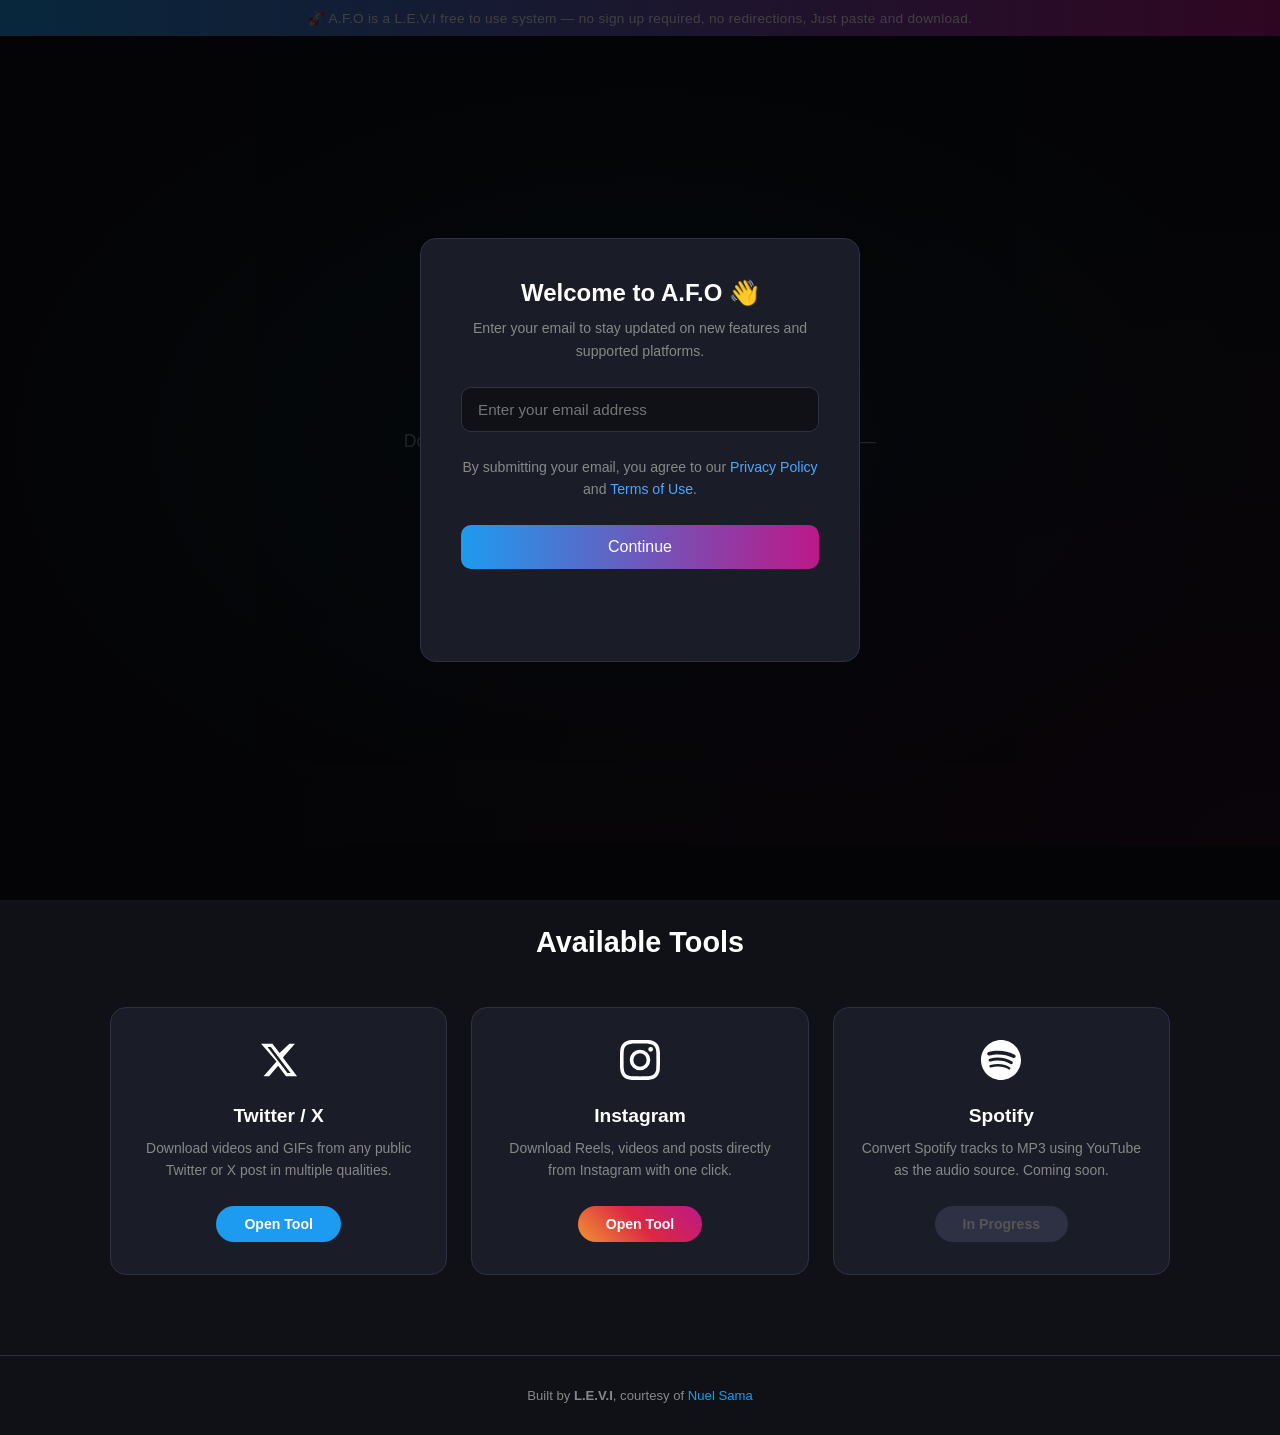
<file: index.html>
<!DOCTYPE html>
<html lang="en">
<head>
  <meta charset="UTF-8" />
  <meta name="viewport" content="width=device-width, initial-scale=1.0"/>
  <title>L.E.V.I - Media Downloader</title>
  <link rel="stylesheet" href="index.css" />
<link rel="icon" type="image/svg+xml" href="data:image/svg+xml,<svg xmlns='http://www.w3.org/2000/svg' viewBox='0 0 100 100'><text y='.9em' font-size='90'>🧠</text></svg>">
</head>
<body>

  <!-- Ad Banner -->
  <div class="ad-banner">
    🚀 A.F.O is a L.E.V.I free to use system — no sign up required, no redirections, Just paste and download.
  </div>

  <!-- Email Popup -->
  <div class="popup-overlay" id="popupOverlay">
    <div class="popup">
      <h2>Welcome to A.F.O 👋</h2>
      <p>Enter your email to stay updated on new features and supported platforms.</p>
      <input type="email" id="emailInput" placeholder="Enter your email address" />

<p class="popup-terms">
  By submitting your email, you agree to our 
  <a href="privacy.html" target="_blank">Privacy Policy</a> 
  and 
  <a href="terms.html" target="_blank">Terms of Use</a>.
</p>

<button id="submitEmail">Continue</button>

<p class="popup-error" id="popupError"></p>
    </div>
  </div>

  <!-- Hero -->
  <header class="hero">
    <div class="hero-content">
      <h1 class="logo">A.F.O</h1>
      <p class="tagline">Download videos and media from your favourite platforms — fast, free and simple.</p>
      <a href="#platforms" class="hero-btn">Explore Tools</a>
    </div>
    <div class="hero-bg"></div>
  </header>

  <!-- Platforms -->
  <section class="platforms" id="platforms">
    <h2 class="section-title">Available Tools</h2>
    <div class="cards">

      <div class="card twitter">
        <div class="card-icon">
  <svg xmlns="http://www.w3.org/2000/svg" viewBox="0 0 24 24" fill="white" width="40" height="40">
    <path d="M18.244 2.25h3.308l-7.227 8.26 8.502 11.24H16.17l-4.714-6.231-5.401 6.231H2.744l7.736-8.859L1.254 2.25H8.08l4.253 5.622 5.911-5.622zm-1.161 17.52h1.833L7.084 4.126H5.117z"/>
  </svg>
        </div>
        <h3>Twitter / X</h3>
        <p>Download videos and GIFs from any public Twitter or X post in multiple qualities.</p>
        <a href="X.html" class="card-btn">Open Tool</a>
      </div>

      <div class="card instagram">
        <div class="card-icon">
  <svg xmlns="http://www.w3.org/2000/svg" viewBox="0 0 24 24" fill="white" width="40" height="40">
    <path d="M12 2.163c3.204 0 3.584.012 4.85.07 3.252.148 4.771 1.691 4.919 4.919.058 1.265.069 1.645.069 4.849 0 3.205-.012 3.584-.069 4.849-.149 3.225-1.664 4.771-4.919 4.919-1.266.058-1.644.07-4.85.07-3.204 0-3.584-.012-4.849-.07-3.26-.149-4.771-1.699-4.919-4.92-.058-1.265-.07-1.644-.07-4.849 0-3.204.013-3.583.07-4.849.149-3.227 1.664-4.771 4.919-4.919 1.266-.057 1.645-.069 4.849-.069zM12 0C8.741 0 8.333.014 7.053.072 2.695.272.273 2.69.073 7.052.014 8.333 0 8.741 0 12c0 3.259.014 3.668.072 4.948.2 4.358 2.618 6.78 6.98 6.98C8.333 23.986 8.741 24 12 24c3.259 0 3.668-.014 4.948-.072 4.354-.2 6.782-2.618 6.979-6.98.059-1.28.073-1.689.073-4.948 0-3.259-.014-3.667-.072-4.947-.196-4.354-2.617-6.78-6.979-6.98C15.668.014 15.259 0 12 0zm0 5.838a6.162 6.162 0 100 12.324 6.162 6.162 0 000-12.324zM12 16a4 4 0 110-8 4 4 0 010 8zm6.406-11.845a1.44 1.44 0 100 2.881 1.44 1.44 0 000-2.881z"/>
  </svg>
        </div>
        <h3>Instagram</h3>
        <p>Download Reels, videos and posts directly from Instagram with one click.</p>
        <a href="ig.html" class="card-btn">Open Tool</a>
      </div>

      <div class="card spotify">
        <div class="card-icon">
  <svg xmlns="http://www.w3.org/2000/svg" viewBox="0 0 24 24" fill="white" width="40" height="40">
    <path d="M12 0C5.4 0 0 5.4 0 12s5.4 12 12 12 12-5.4 12-12S18.66 0 12 0zm5.521 17.34c-.24.359-.66.48-1.021.24-2.82-1.74-6.36-2.101-10.561-1.141-.418.122-.779-.179-.899-.539-.12-.421.18-.78.54-.9 4.56-1.021 8.52-.6 11.64 1.32.42.18.479.659.301 1.02zm1.44-3.3c-.301.42-.841.6-1.262.3-3.239-1.98-8.159-2.58-11.939-1.38-.479.12-1.02-.12-1.14-.6-.12-.48.12-1.021.6-1.141C9.6 9.9 15 10.561 18.72 12.84c.361.181.54.78.241 1.2zm.12-3.36C15.24 8.4 8.82 8.16 5.16 9.301c-.6.179-1.2-.181-1.38-.721-.18-.601.18-1.2.72-1.381 4.26-1.26 11.28-1.02 15.721 1.621.539.3.719 1.02.419 1.56-.299.421-1.02.599-1.559.3z"/>
  </svg>
        </div>
        <h3>Spotify</h3>
        <p>Convert Spotify tracks to MP3 using YouTube as the audio source. Coming soon.</p>
        <span class="card-btn disabled">In Progress</span>
      </div>

    </div>
  </section>

  <!-- Footer -->
  <footer class="footer">
    <p>Built by <strong>L.E.V.I</strong>, courtesy of <a href="https://x.com/Nostalgic_Nuel" target="_blank">Nuel Sama</a></p>
  </footer>

  <script src="index.js"></script>
</body>
</html>
</file>
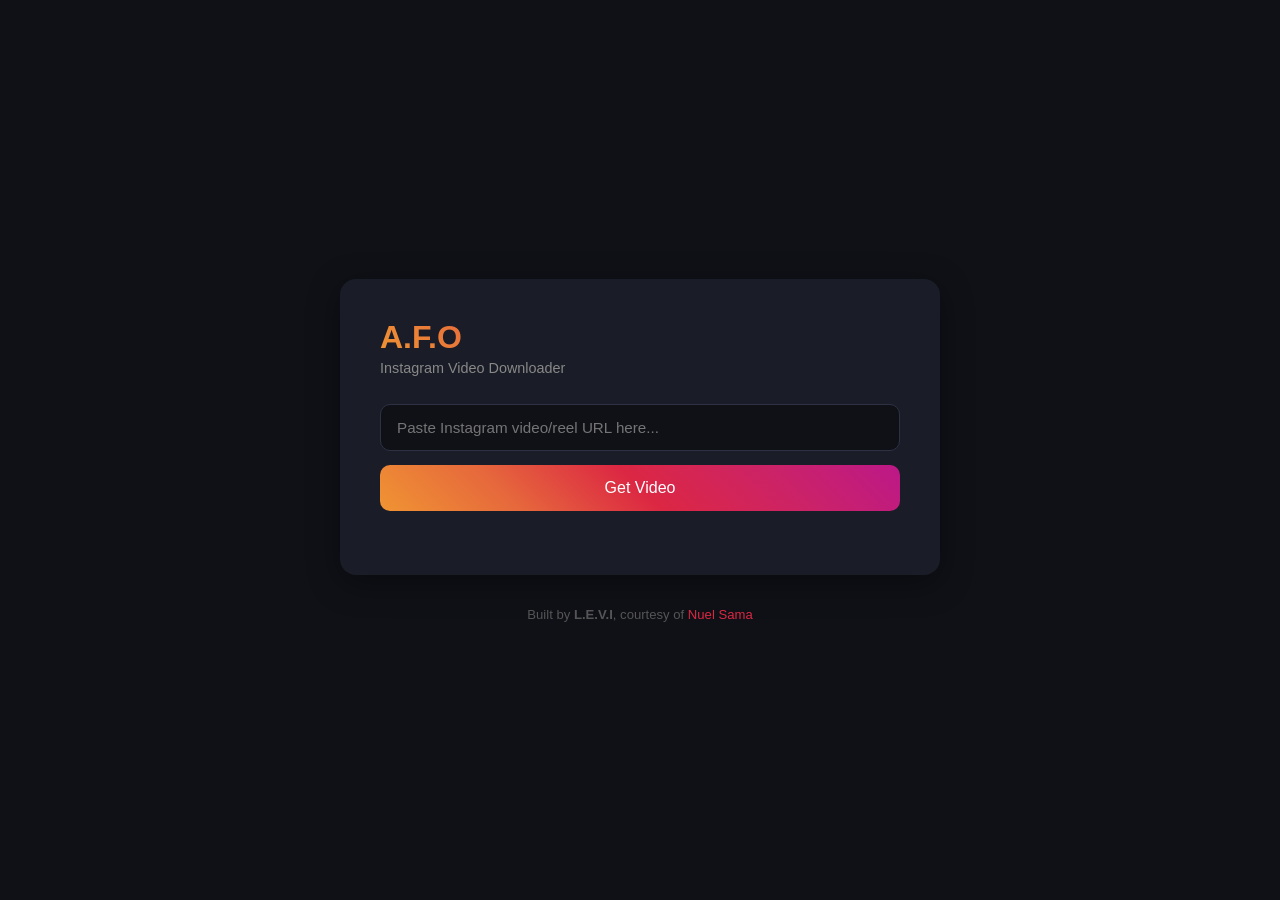
<file: ig.html>
<!DOCTYPE html>
<html lang="en">
<head>
  <meta charset="UTF-8" />
  <meta name="viewport" content="width=device-width, initial-scale=1.0"/>
  <title>L.E.V.I - Instagram Downloader</title>
  <link rel="stylesheet" href="ig.css" />
</head>
<body>

  <div class="container">
    <h1>A.F.O</h1>
    <p class="subtitle">Instagram Video Downloader</p>

    <input type="text" id="igUrl" placeholder="Paste Instagram video/reel URL here..." />
    <button id="fetchBtn">Get Video</button>

    <div id="results"></div>

    
  </div>

  <footer>
    Built by <strong>L.E.V.I</strong>, courtesy of <a href="https://x.com/Nostalgic_Nuel" target="_blank">Nuel Sama</a>
  </footer>

  <script src="ig.js"></script>
</body>
</html>
</file>
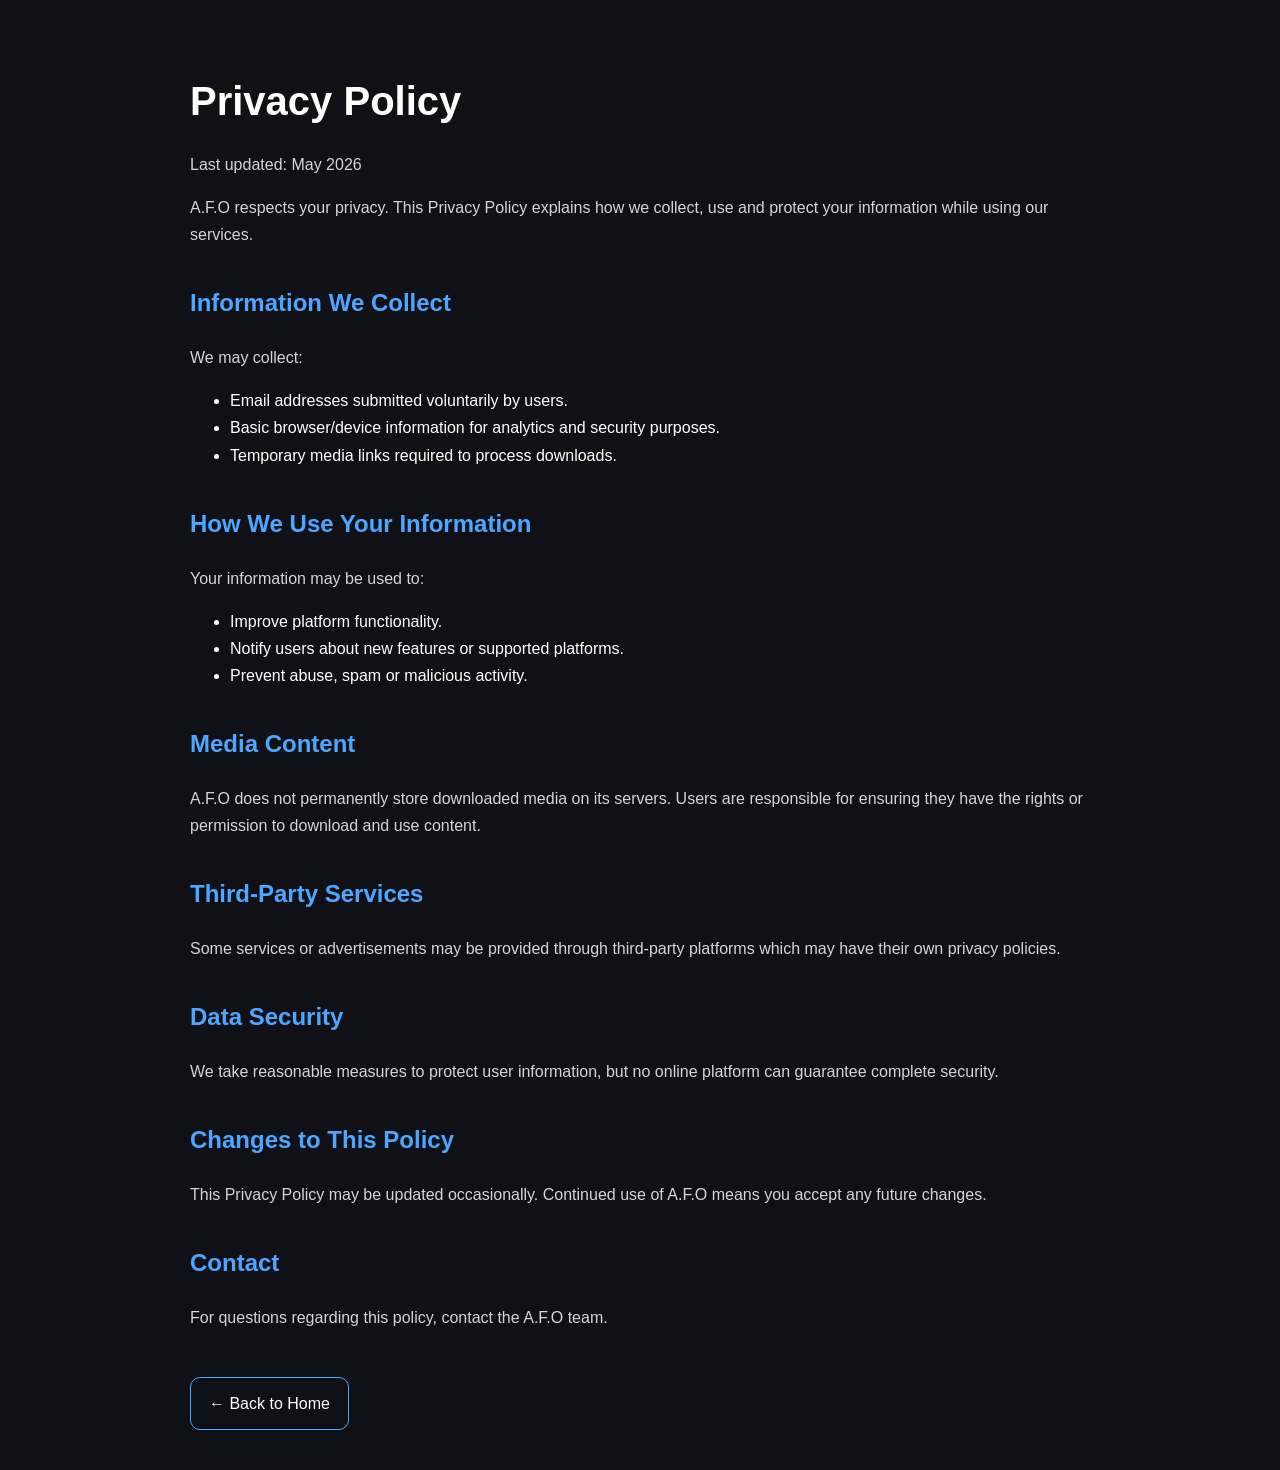
<file: privacy.html>
<!DOCTYPE html>
<html lang="en">
<head>
  <meta charset="UTF-8" />
  <meta name="viewport" content="width=device-width, initial-scale=1.0"/>
  <title>A.F.O - Privacy Policy</title>

  <style>
    body{
      font-family: Arial, sans-serif;
      background:#0f1117;
      color:white;
      margin:0;
      line-height:1.7;
    }

    .container{
      max-width:900px;
      margin:auto;
      padding:40px 20px;
    }

    h1{
      font-size:2.5rem;
      margin-bottom:10px;
    }

    h2{
      margin-top:35px;
      color:#4da6ff;
    }

    p{
      color:#d5d5d5;
    }

    a{
      color:#4da6ff;
    }

    .back{
      display:inline-block;
      margin-top:30px;
      text-decoration:none;
      color:white;
      padding:12px 18px;
      border:1px solid #4da6ff;
      border-radius:10px;
    }

    .back:hover{
      background:#4da6ff;
    }
  </style>
</head>
<body>

  <div class="container">

    <h1>Privacy Policy</h1>
    <p>Last updated: May 2026</p>

    <p>
      A.F.O respects your privacy. This Privacy Policy explains how we collect, use and protect your information while using our services.
    </p>

    <h2>Information We Collect</h2>

    <p>
      We may collect:
    </p>

    <ul>
      <li>Email addresses submitted voluntarily by users.</li>
      <li>Basic browser/device information for analytics and security purposes.</li>
      <li>Temporary media links required to process downloads.</li>
    </ul>

    <h2>How We Use Your Information</h2>

    <p>
      Your information may be used to:
    </p>

    <ul>
      <li>Improve platform functionality.</li>
      <li>Notify users about new features or supported platforms.</li>
      <li>Prevent abuse, spam or malicious activity.</li>
    </ul>

    <h2>Media Content</h2>

    <p>
      A.F.O does not permanently store downloaded media on its servers. Users are responsible for ensuring they have the rights or permission to download and use content.
    </p>

    <h2>Third-Party Services</h2>

    <p>
      Some services or advertisements may be provided through third-party platforms which may have their own privacy policies.
    </p>

    <h2>Data Security</h2>

    <p>
      We take reasonable measures to protect user information, but no online platform can guarantee complete security.
    </p>

    <h2>Changes to This Policy</h2>

    <p>
      This Privacy Policy may be updated occasionally. Continued use of A.F.O means you accept any future changes.
    </p>

    <h2>Contact</h2>

    <p>
      For questions regarding this policy, contact the A.F.O team.
    </p>

    <a href="index.html" class="back">← Back to Home</a>

  </div>

</body>
</html>
</file>
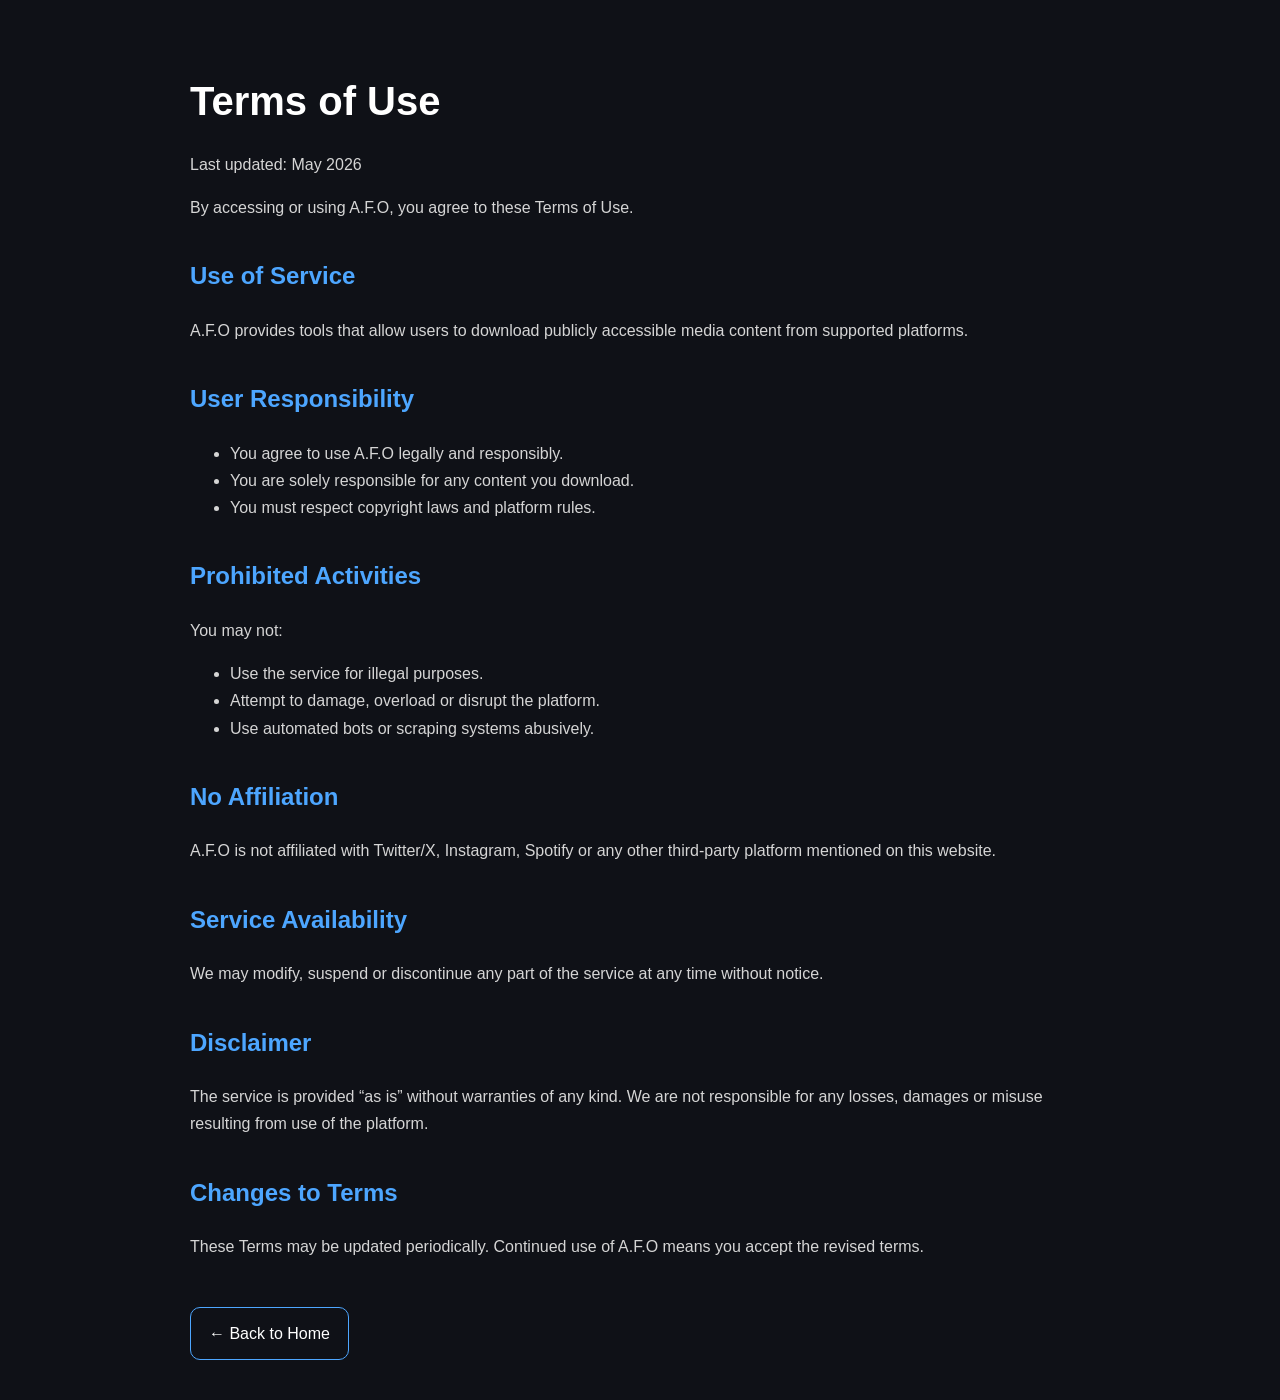
<file: terms.html>
<!DOCTYPE html>
<html lang="en">
<head>
  <meta charset="UTF-8" />
  <meta name="viewport" content="width=device-width, initial-scale=1.0"/>
  <title>A.F.O - Terms of Use</title>

  <style>
    body{
      font-family: Arial, sans-serif;
      background:#0f1117;
      color:white;
      margin:0;
      line-height:1.7;
    }

    .container{
      max-width:900px;
      margin:auto;
      padding:40px 20px;
    }

    h1{
      font-size:2.5rem;
      margin-bottom:10px;
    }

    h2{
      margin-top:35px;
      color:#4da6ff;
    }

    p{
      color:#d5d5d5;
    }

    ul{
      color:#d5d5d5;
    }

    .back{
      display:inline-block;
      margin-top:30px;
      text-decoration:none;
      color:white;
      padding:12px 18px;
      border:1px solid #4da6ff;
      border-radius:10px;
    }

    .back:hover{
      background:#4da6ff;
    }
  </style>
</head>
<body>

  <div class="container">

    <h1>Terms of Use</h1>
    <p>Last updated: May 2026</p>

    <p>
      By accessing or using A.F.O, you agree to these Terms of Use.
    </p>

    <h2>Use of Service</h2>

    <p>
      A.F.O provides tools that allow users to download publicly accessible media content from supported platforms.
    </p>

    <h2>User Responsibility</h2>

    <ul>
      <li>You agree to use A.F.O legally and responsibly.</li>
      <li>You are solely responsible for any content you download.</li>
      <li>You must respect copyright laws and platform rules.</li>
    </ul>

    <h2>Prohibited Activities</h2>

    <p>You may not:</p>

    <ul>
      <li>Use the service for illegal purposes.</li>
      <li>Attempt to damage, overload or disrupt the platform.</li>
      <li>Use automated bots or scraping systems abusively.</li>
    </ul>

    <h2>No Affiliation</h2>

    <p>
      A.F.O is not affiliated with Twitter/X, Instagram, Spotify or any other third-party platform mentioned on this website.
    </p>

    <h2>Service Availability</h2>

    <p>
      We may modify, suspend or discontinue any part of the service at any time without notice.
    </p>

    <h2>Disclaimer</h2>

    <p>
      The service is provided “as is” without warranties of any kind. We are not responsible for any losses, damages or misuse resulting from use of the platform.
    </p>

    <h2>Changes to Terms</h2>

    <p>
      These Terms may be updated periodically. Continued use of A.F.O means you accept the revised terms.
    </p>

    <a href="index.html" class="back">← Back to Home</a>

  </div>

</body>
</html>
</file>
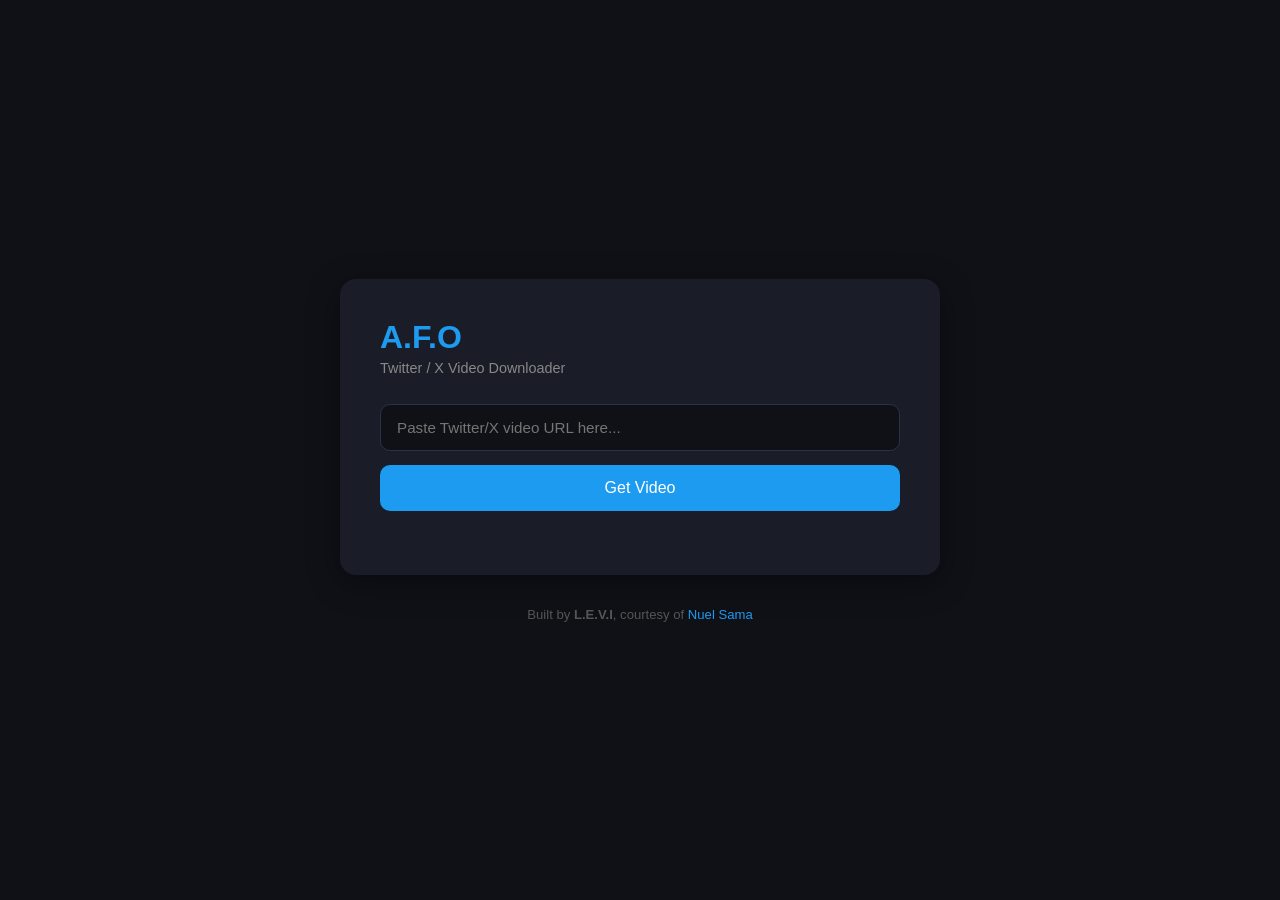
<file: X.html>
<!DOCTYPE html>
<html lang="en">
<head>
  <meta charset="UTF-8" />
  <meta name="viewport" content="width=device-width, initial-scale=1.0"/>
  <title>L.E.V.I - Twitter Video Downloader</title>
  <link rel="stylesheet" href="style.css" />
</head>
<body>

  <div class="container">
    <h1>A.F.O</h1>
    <p class="subtitle">Twitter / X Video Downloader</p>

    <input type="text" id="tweetUrl" placeholder="Paste Twitter/X video URL here..." />
    <button id="fetchBtn">Get Video</button>

    <div id="results"></div>

    
  </div>

  <footer>
    Built by <strong>L.E.V.I</strong>, courtesy of <a href="https://x.com/Nostalgic_Nuel" target="_blank">Nuel Sama</a>
  </footer>

  <script src="script.js"></script>
</body>
</html>
</file>
<file: index.css>
*, *::before, *::after {
  margin: 0;
  padding: 0;
  box-sizing: border-box;
}

:root {
  --twitter: #1d9bf0;
  --instagram: #dc2743;
  --spotify: #1db954;
  --dark: #0f1117;
  --card-bg: #1a1d27;
  --border: #2e3144;
  --text: #e1e1e1;
  --muted: #888;
}

html {
  scroll-behavior: smooth;
}

body {
  font-family: 'Segoe UI', sans-serif;
  background: var(--dark);
  color: var(--text);
  overflow-x: hidden;
}

/* Ad Banner */
.ad-banner {
  width: 100%;
  background: linear-gradient(90deg, #1d9bf0, #bc1888);
  color: #fff;
  text-align: center;
  padding: 10px 20px;
  font-size: 0.85rem;
  font-weight: 500;
  letter-spacing: 0.3px;
  animation: slideDown 0.6s ease forwards;
}

@keyframes slideDown {
  from { transform: translateY(-100%); opacity: 0; }
  to { transform: translateY(0); opacity: 1; }
}

/* Popup */
.popup-overlay {
  position: fixed;
  inset: 0;
  background: rgba(0, 0, 0, 0.75);
  display: flex;
  align-items: center;
  justify-content: center;
  z-index: 1000;
  animation: fadeIn 0.4s ease forwards;
}

.popup-overlay.hidden {
  display: none;
}

.popup {
  background: var(--card-bg);
  border: 1px solid var(--border);
  border-radius: 16px;
  padding: 40px;
  max-width: 440px;
  width: 90%;
  text-align: center;
  animation: popUp 0.4s cubic-bezier(0.175, 0.885, 0.32, 1.275) forwards;
}
.popup-terms{
  font-size: 0.85rem;
  color: #bdbdbd;
  margin: 12px 0;
  line-height: 1.5;
  text-align: center;
}

.popup-terms a{
  color: #4da6ff;
  text-decoration: none;
}

.popup-terms a:hover{
  text-decoration: underline;
}
@keyframes popUp {
  from { transform: scale(0.85); opacity: 0; }
  to { transform: scale(1); opacity: 1; }
}

@keyframes fadeIn {
  from { opacity: 0; }
  to { opacity: 1; }
}

.popup h2 {
  font-size: 1.5rem;
  margin-bottom: 10px;
  color: #fff;
}

.popup p {
  font-size: 0.88rem;
  color: var(--muted);
  margin-bottom: 24px;
  line-height: 1.6;
}

.popup input[type="email"] {
  width: 100%;
  padding: 13px 16px;
  border-radius: 10px;
  border: 1px solid var(--border);
  background: var(--dark);
  color: #fff;
  font-size: 0.95rem;
  outline: none;
  margin-bottom: 12px;
  transition: border 0.2s;
}

.popup input[type="email"]:focus {
  border-color: var(--twitter);
}

.popup button {
  width: 100%;
  padding: 13px;
  background: linear-gradient(90deg, #1d9bf0, #bc1888);
  color: #fff;
  border: none;
  border-radius: 10px;
  font-size: 1rem;
  cursor: pointer;
  transition: opacity 0.2s;
}

.popup button:hover {
  opacity: 0.9;
}

.popup-error {
  color: #ff4d4d;
  font-size: 0.82rem;
  margin-top: 10px;
  min-height: 18px;
}

/* Hero */
.hero {
  position: relative;
  min-height: 90vh;
  display: flex;
  align-items: center;
  justify-content: center;
  text-align: center;
  padding: 60px 20px;
  overflow: hidden;
}

.hero-bg {
  position: absolute;
  inset: 0;
  background: radial-gradient(ellipse at center, #1d9bf020 0%, transparent 70%),
              radial-gradient(ellipse at bottom right, #bc188820 0%, transparent 60%);
  z-index: 0;
  animation: pulse 6s ease-in-out infinite;
}

@keyframes pulse {
  0%, 100% { opacity: 0.6; }
  50% { opacity: 1; }
}

.hero-content {
  position: relative;
  z-index: 1;
}

.logo {
  font-size: 5rem;
  font-weight: 800;
  background: linear-gradient(90deg, #1d9bf0, #bc1888);
  -webkit-background-clip: text;
  -webkit-text-fill-color: transparent;
  animation: fadeUp 0.8s ease forwards;
  letter-spacing: 4px;
}

.tagline {
  font-size: 1.1rem;
  color: var(--muted);
  max-width: 500px;
  margin: 16px auto 32px;
  line-height: 1.7;
  animation: fadeUp 0.8s ease 0.2s both;
}

.hero-btn {
  display: inline-block;
  padding: 14px 36px;
  background: linear-gradient(90deg, #1d9bf0, #bc1888);
  color: #fff;
  border-radius: 50px;
  text-decoration: none;
  font-size: 0.95rem;
  font-weight: 600;
  animation: fadeUp 0.8s ease 0.4s both;
  transition: transform 0.2s, box-shadow 0.2s;
  box-shadow: 0 4px 24px rgba(29, 155, 240, 0.3);
}

.hero-btn:hover {
  transform: translateY(-2px);
  box-shadow: 0 8px 32px rgba(29, 155, 240, 0.5);
}

@keyframes fadeUp {
  from { transform: translateY(30px); opacity: 0; }
  to { transform: translateY(0); opacity: 1; }
}

/* Platforms */
.platforms {
  padding: 80px 20px;
  max-width: 1100px;
  margin: 0 auto;
}

.section-title {
  text-align: center;
  font-size: 1.8rem;
  font-weight: 700;
  margin-bottom: 48px;
  color: #fff;
  animation: fadeUp 0.6s ease forwards;
}

.cards {
  display: grid;
  grid-template-columns: repeat(auto-fit, minmax(280px, 1fr));
  gap: 24px;
}

.card {
  background: var(--card-bg);
  border: 1px solid var(--border);
  border-radius: 16px;
  padding: 32px 28px;
  text-align: center;
  transition: transform 0.3s, box-shadow 0.3s;
  animation: fadeUp 0.6s ease both;
}

.card:hover {
  transform: translateY(-6px);
}

.card.twitter:hover {
  box-shadow: 0 12px 40px rgba(29, 155, 240, 0.2);
  border-color: var(--twitter);
}

.card.instagram:hover {
  box-shadow: 0 12px 40px rgba(220, 39, 67, 0.2);
  border-color: var(--instagram);
}

.card.spotify:hover {
  box-shadow: 0 12px 40px rgba(29, 185, 84, 0.2);
  border-color: var(--spotify);
}

.card-icon {
  font-size: 2.5rem;
  margin-bottom: 16px;
}

.card h3 {
  font-size: 1.2rem;
  font-weight: 700;
  margin-bottom: 10px;
  color: #fff;
}

.card p {
  font-size: 0.87rem;
  color: var(--muted);
  line-height: 1.6;
  margin-bottom: 24px;
}

.card-btn {
  display: inline-block;
  padding: 10px 28px;
  border-radius: 50px;
  text-decoration: none;
  font-size: 0.88rem;
  font-weight: 600;
  transition: opacity 0.2s, transform 0.2s;
}

.card-btn:hover {
  opacity: 0.85;
  transform: scale(1.04);
}

.twitter .card-btn {
  background: var(--twitter);
  color: #fff;
}

.instagram .card-btn {
  background: linear-gradient(45deg, #f09433, #dc2743, #bc1888);
  color: #fff;
}

.spotify .card-btn {
  background: var(--spotify);
  color: #fff;
}

.card-btn.disabled {
  background: #2e3144;
  color: #555;
  cursor: not-allowed;
  pointer-events: none;
}

/* Footer */
.footer {
  text-align: center;
  padding: 32px 20px;
  font-size: 0.82rem;
  color: var(--muted);
  border-top: 1px solid var(--border);
}

.footer a {
  color: var(--twitter);
  text-decoration: none;
}

.footer a:hover {
  text-decoration: underline;
      }
</file>
<file: ig.css>
* {
  margin: 0;
  padding: 0;
  box-sizing: border-box;
}

body {
  font-family: 'Segoe UI', sans-serif;
  background: #0f1117;
  color: #e1e1e1;
  min-height: 100vh;
  display: flex;
  flex-direction: column;
  align-items: center;
  justify-content: center;
  padding: 20px;
}

.container {
  background: #1a1d27;
  border-radius: 16px;
  padding: 40px;
  width: 100%;
  max-width: 600px;
  box-shadow: 0 8px 32px rgba(0,0,0,0.4);
}

h1 {
  font-size: 2rem;
  background: linear-gradient(45deg, #f09433, #e6683c, #dc2743, #cc2366, #bc1888);
  -webkit-background-clip: text;
  -webkit-text-fill-color: transparent;
  margin-bottom: 4px;
}

p.subtitle {
  font-size: 0.9rem;
  color: #888;
  margin-bottom: 28px;
}

input[type="text"] {
  width: 100%;
  padding: 14px 16px;
  border-radius: 10px;
  border: 1px solid #2e3144;
  background: #0f1117;
  color: #fff;
  font-size: 0.95rem;
  outline: none;
  transition: border 0.2s;
}

input[type="text"]:focus {
  border-color: #dc2743;
}

button#fetchBtn {
  margin-top: 14px;
  width: 100%;
  padding: 14px;
  background: linear-gradient(45deg, #f09433, #e6683c, #dc2743, #cc2366, #bc1888);
  color: #fff;
  border: none;
  border-radius: 10px;
  font-size: 1rem;
  cursor: pointer;
  transition: opacity 0.2s;
}

button#fetchBtn:hover {
  opacity: 0.9;
}

#results {
  margin-top: 24px;
}

.video-card {
  background: #0f1117;
  border: 1px solid #2e3144;
  border-radius: 10px;
  overflow: hidden;
  margin-bottom: 16px;
}

.video-card img {
  width: 100%;
  height: 200px;
  object-fit: cover;
}

.video-card .caption {
  padding: 12px;
  font-size: 0.82rem;
  color: #888;
  white-space: nowrap;
  overflow: hidden;
  text-overflow: ellipsis;
}

.download-btn {
  display: block;
  margin-top: 14px;
  width: 100%;
  padding: 12px;
  background: linear-gradient(45deg, #f09433, #e6683c, #dc2743, #cc2366, #bc1888);
  color: #fff;
  border: none;
  border-radius: 10px;
  font-size: 0.95rem;
  cursor: pointer;
  text-align: center;
  text-decoration: none;
  transition: opacity 0.2s;
}

.download-btn:hover {
  opacity: 0.9;
}

.error {
  color: #ff4d4d;
  font-size: 0.9rem;
  margin-top: 12px;
}

#history {
  margin-top: 36px;
  border-top: 1px solid #2e3144;
  padding-top: 20px;
}

#history h3 {
  font-size: 1rem;
  color: #888;
  margin-bottom: 12px;
}

#historyList {
  list-style: none;
  padding: 0;
}

#historyList li {
  font-size: 0.8rem;
  color: #555;
  padding: 6px 0;
  border-bottom: 1px solid #1e2130;
  word-break: break-all;
}

footer {
  margin-top: 32px;
  font-size: 0.82rem;
  color: #555;
  text-align: center;
}

footer a {
  color: #dc2743;
  text-decoration: none;
}

footer a:hover {
  text-decoration: underline;
  }
</file>
<file: style.css>
* {
  margin: 0;
  padding: 0;
  box-sizing: border-box;
}

body {
  font-family: 'Segoe UI', sans-serif;
  background: #0f1117;
  color: #e1e1e1;
  min-height: 100vh;
  display: flex;
  flex-direction: column;
  align-items: center;
  justify-content: center;
  padding: 20px;
}

.container {
  background: #1a1d27;
  border-radius: 16px;
  padding: 40px;
  width: 100%;
  max-width: 600px;
  box-shadow: 0 8px 32px rgba(0,0,0,0.4);
}

h1 {
  font-size: 2rem;
  color: #1d9bf0;
  margin-bottom: 4px;
}

p.subtitle {
  font-size: 0.9rem;
  color: #888;
  margin-bottom: 28px;
}

input[type="text"] {
  width: 100%;
  padding: 14px 16px;
  border-radius: 10px;
  border: 1px solid #2e3144;
  background: #0f1117;
  color: #fff;
  font-size: 0.95rem;
  outline: none;
  transition: border 0.2s;
}

input[type="text"]:focus {
  border-color: #1d9bf0;
}

button#fetchBtn {
  margin-top: 14px;
  width: 100%;
  padding: 14px;
  background: #1d9bf0;
  color: #fff;
  border: none;
  border-radius: 10px;
  font-size: 1rem;
  cursor: pointer;
  transition: background 0.2s;
}

button#fetchBtn:hover {
  background: #1a8cd8;
}

#results {
  margin-top: 24px;
}

.video-option {
  background: #0f1117;
  border: 1px solid #2e3144;
  border-radius: 10px;
  padding: 14px 16px;
  margin-bottom: 10px;
  display: flex;
  justify-content: space-between;
  align-items: center;
}

.video-option span {
  font-size: 0.9rem;
  color: #aaa;
}

.video-option a {
  background: #1d9bf0;
  color: #fff;
  padding: 8px 16px;
  border-radius: 8px;
  text-decoration: none;
  font-size: 0.85rem;
  transition: background 0.2s;
}

.video-option a:hover {
  background: #1a8cd8;
}

.error {
  color: #ff4d4d;
  font-size: 0.9rem;
  margin-top: 12px;
}

#history {
  margin-top: 36px;
  border-top: 1px solid #2e3144;
  padding-top: 20px;
}

#history h3 {
  font-size: 1rem;
  color: #888;
  margin-bottom: 12px;
}

#historyList {
  list-style: none;
  padding: 0;
}

#historyList li {
  font-size: 0.8rem;
  color: #555;
  padding: 6px 0;
  border-bottom: 1px solid #1e2130;
  word-break: break-all;
}

footer {
  margin-top: 32px;
  font-size: 0.82rem;
  color: #555;
  text-align: center;
}

footer a {
  color: #1d9bf0;
  text-decoration: none;
}

footer a:hover {
  text-decoration: underline;
}
</file>
